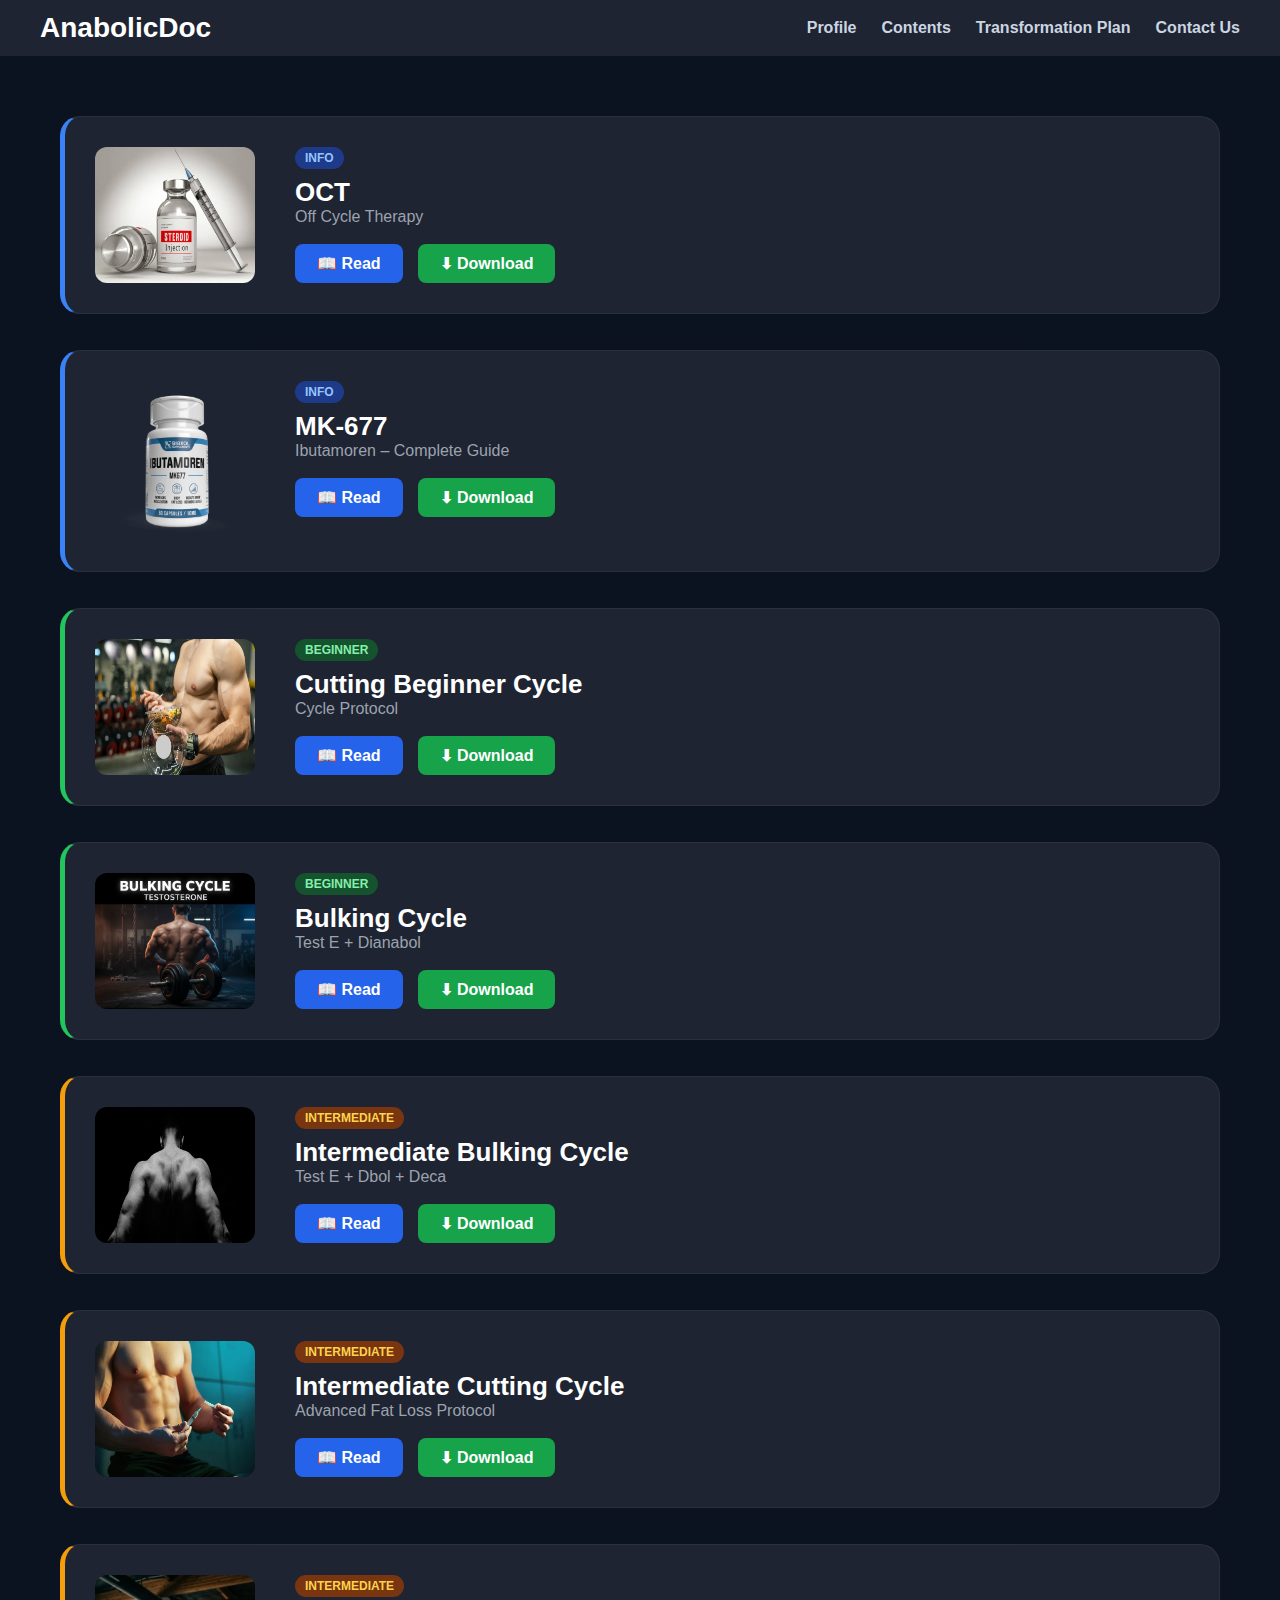
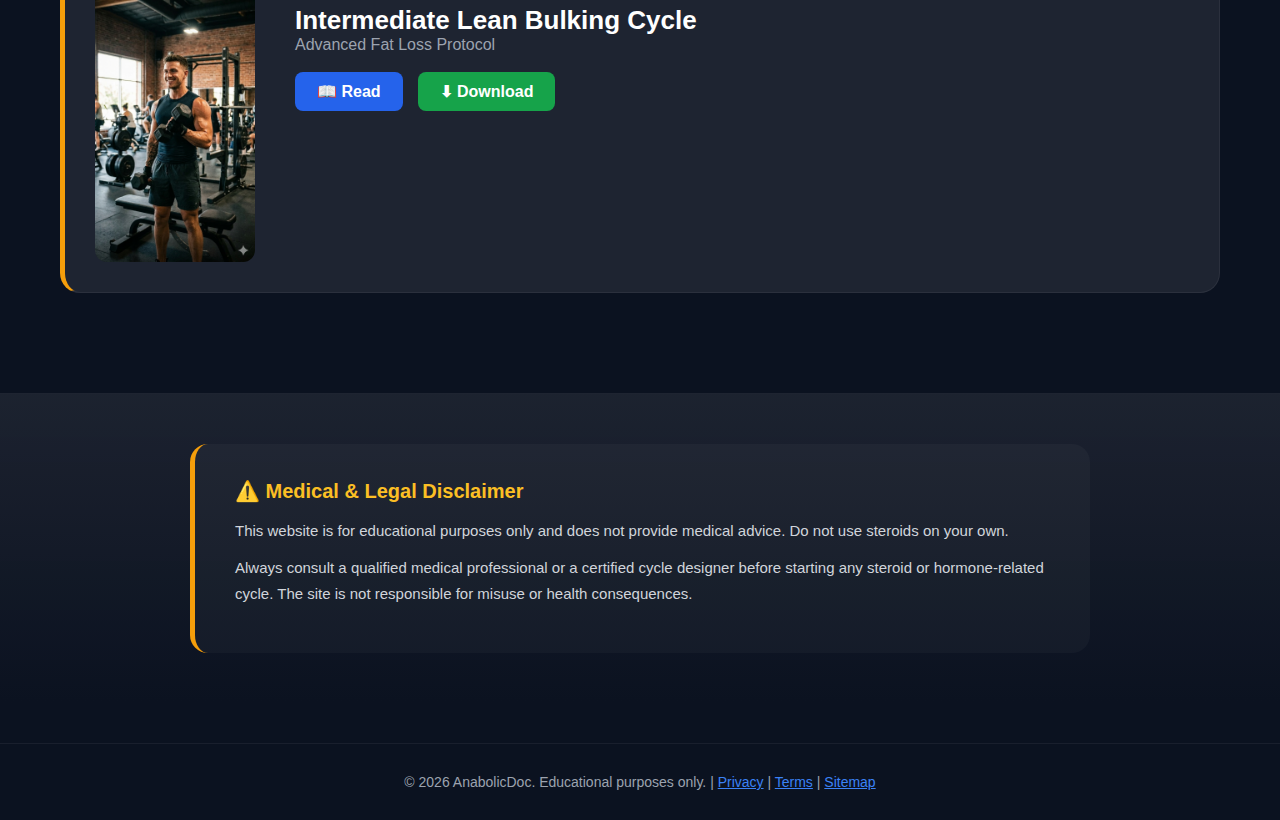
<file: index.html>
<!DOCTYPE html>
<html lang="en">
<head>
<meta charset="UTF-8">
<meta name="viewport" content="width=device-width, initial-scale=1.0">

<!-- SEO Title -->
<title>AnabolicDoc | Steroid Cycles, PCT Guides & Anabolic Education</title>

<!-- SEO Meta Tags -->
<meta name="description" content="AnabolicDoc provides educational steroid cycle guides, PCT protocols, and anabolic research. Download free PDFs on bulking, cutting, and post-cycle therapy.">
<meta name="keywords" content="steroid cycles, PCT, post cycle therapy, bulking cycle, cutting cycle, MK-677, testosterone, bodybuilding guides">
<meta name="author" content="AnabolicDoc">
<meta name="robots" content="index, follow, max-snippet:-1, max-image-preview:large, max-video-preview:-1">
<link rel="canonical" href="https://www.anabolicdoc.com/">

<!-- Open Graph (Facebook/LinkedIn) -->
<meta property="og:type" content="website">
<meta property="og:url" content="https://www.anabolicdoc.com/">
<meta property="og:title" content="AnabolicDoc - Steroid Cycle Guides & PCT Protocols">
<meta property="og:description" content="Free educational guides on anabolic steroid cycles, post-cycle therapy, and performance enhancement research.">
<meta property="og:image" content="https://www.anabolicdoc.com/images/og-image.jpg">
<meta property="og:site_name" content="AnabolicDoc">

<!-- Twitter Card -->
<meta name="twitter:card" content="summary_large_image">
<meta name="twitter:title" content="AnabolicDoc - Steroid Cycle Guides">
<meta name="twitter:description" content="Download free PDF guides on bulking cycles, cutting cycles, and post-cycle therapy protocols.">
<meta name="twitter:image" content="https://www.anabolicdoc.com/images/twitter-card.jpg">

<!-- Favicon & Icons -->
<link rel="icon" type="image/x-icon" href="images/favicon.ico">
<link rel="apple-touch-icon" sizes="180x180" href="/apple-touch-icon.png">
<link rel="icon" type="image/png" sizes="32x32" href="/favicon-32x32.png">
<link rel="icon" type="image/png" sizes="16x16" href="/favicon-16x16.png">
<link rel="manifest" href="/site.webmanifest">

<!-- Preconnect for Performance -->
<link rel="preconnect" href="https://fonts.googleapis.com" crossorigin>

<!-- Stylesheet -->
<link rel="stylesheet" href="style/main.css">

<!-- Structured Data - Organization -->
<script type="application/ld+json">
{
  "@context": "https://schema.org",
  "@type": "Organization",
  "name": "AnabolicDoc",
  "url": "https://www.anabolicdoc.com",
  "logo": "https://www.anabolicdoc.com/images/logo.png",
  "description": "Educational resource for anabolic steroid cycles and post-cycle therapy protocols"
}
</script>

<!-- Structured Data - WebSite -->
<script type="application/ld+json">
{
  "@context": "https://schema.org",
  "@type": "WebSite",
  "name": "AnabolicDoc",
  "url": "https://www.anabolicdoc.com"
}
</script>

<!-- Structured Data - MedicalWebPage -->
<script type="application/ld+json">
{
  "@context": "https://schema.org",
  "@type": "MedicalWebPage",
  "name": "Anabolic Steroid Cycle Guides",
  "description": "Educational guides on steroid cycles, PCT, and anabolic protocols",
  "lastReviewed": "2024-01-15",
  "reviewedBy": {
    "@type": "Organization",
    "name": "AnabolicDoc Medical Team"
  }
}
</script>

</head>

<body>

<!-- Skip Link for Accessibility -->
<a href="#main-content" style="position:absolute;left:-9999px;z-index:999;">Skip to main content</a>

<!-- ================= NAVBAR ================= -->
<nav class="navbar" role="navigation" aria-label="Main navigation">
    <div class="navdiv">
        <div class="logo"><a href="#">AnabolicDoc</a></div>

        <button class="hamburger-menu" id="hamburgerBtn" aria-label="Toggle navigation menu" aria-expanded="false" aria-controls="navLinks">
            <span class="bar"></span>
            <span class="bar"></span>
            <span class="bar"></span>
        </button>

        <ul class="nav-links" id="navLinks" role="menubar">
            <li role="none"><a href="#" role="menuitem">Profile</a></li>
            <li role="none"><a href="#" role="menuitem">Contents</a></li>
            <li role="none"><a href="transformation.html?v=2" role="menuitem">Transformation Plan</a></li>
            <li role="none"><a href="#" role="menuitem">Contact Us</a></li>
        </ul>
    </div>
</nav>

<!-- ================= CONTENT ================= -->
<main id="main-content" class="container" role="main">

    <!-- INFO -->
    <div class="pdf-card info">
        <img src="covers/OCT.jpg" class="pdf-cover" alt="Off Cycle Therapy OCT guide cover" loading="lazy" width="160" height="auto">
        <div class="pdf-info">
            <span class="pdf-tag tag-info">INFO</span>
            <h3>OCT</h3>
            <p>Off Cycle Therapy</p>
            <div class="btns">
                <a href="pdfs/OCT.pdf" target="_blank" class="btn read" rel="noopener noreferrer">📖 Read</a>
                <a href="pdfs/OCT.pdf" download class="btn download" rel="noopener noreferrer">⬇ Download</a>
            </div>
        </div>
    </div>

    <!-- INFO -->
    <div class="pdf-card info">
        <img src="covers/MK677.png" class="pdf-cover" alt="MK-677 Ibutamoren complete guide cover" loading="lazy" width="160" height="auto">
        <div class="pdf-info">
            <span class="pdf-tag tag-info">INFO</span>
            <h3>MK-677</h3>
            <p>Ibutamoren – Complete Guide</p>
            <div class="btns">
                <a href="pdfs/MK-667.pdf" target="_blank" class="btn read" rel="noopener noreferrer">📖 Read</a>
                <a href="pdfs/MK-667.pdf" download class="btn download" rel="noopener noreferrer">⬇ Download</a>
            </div>
        </div>
    </div>

    <!-- BEGINNER -->
    <div class="pdf-card beginner">
        <img src="covers/cuttingBegineerCycle.jpg" class="pdf-cover" alt="Beginner cutting steroid cycle protocol guide" loading="lazy" width="160" height="auto">
        <div class="pdf-info">
            <span class="pdf-tag tag-beginner">BEGINNER</span>
            <h3>Cutting Beginner Cycle</h3>
            <p>Cycle Protocol</p>
            <div class="btns">
                <a href="pdfs/CuttingBeginnerCycle.pdf" target="_blank" class="btn read" rel="noopener noreferrer">📖 Read</a>
                <a href="pdfs/CuttingBeginnerCycle.pdf" download class="btn download" rel="noopener noreferrer">⬇ Download</a>
            </div>
        </div>
    </div>

    <!-- BEGINNER -->
    <div class="pdf-card beginner">
        <img src="covers/bulkingcycleCover.png" class="pdf-cover" alt="Beginner bulking cycle Testosterone Dianabol guide" loading="lazy" width="160" height="auto">
        <div class="pdf-info">
            <span class="pdf-tag tag-beginner">BEGINNER</span>
            <h3>Bulking Cycle</h3>
            <p>Test E + Dianabol</p>
            <div class="btns">
                <a href="pdfs/BULKINGCYCLE.pdf" target="_blank" class="btn read" rel="noopener noreferrer">📖 Read</a>
                <a href="pdfs/BULKINGCYCLE.pdf" download class="btn download" rel="noopener noreferrer">⬇ Download</a>
            </div>
        </div>
    </div>

    <!-- INTERMEDIATE -->
    <div class="pdf-card intermediate">
        <img src="covers/bulkingcycle.png" class="pdf-cover" alt="Intermediate bulking cycle Testosterone Deca Durabolin guide" loading="lazy" width="160" height="auto">
        <div class="pdf-info">
            <span class="pdf-tag tag-intermediate">INTERMEDIATE</span>
            <h3>Intermediate Bulking Cycle</h3>
            <p>Test E + Dbol + Deca</p>
            <div class="btns">
                <a href="pdfs/Intermediate Bulking Cycle.pdf" target="_blank" class="btn read" rel="noopener noreferrer">📖 Read</a>
                <a href="pdfs/Intermediate Bulking Cycle.pdf" download class="btn download" rel="noopener noreferrer">⬇ Download</a>
            </div>
        </div>
    </div>

    <!-- INTERMEDIATE -->
    <div class="pdf-card intermediate">
        <img src="covers/Intermediate Cutting Cycle.jpg" class="pdf-cover" alt="Intermediate cutting cycle advanced fat loss protocol" loading="lazy" width="160" height="auto">
        <div class="pdf-info">
            <span class="pdf-tag tag-intermediate">INTERMEDIATE</span>
            <h3>Intermediate Cutting Cycle</h3>
            <p>Advanced Fat Loss Protocol</p>
            <div class="btns">
                <a href="pdfs/Intermediate Cutting Cycle.pdf" target="_blank" class="btn read" rel="noopener noreferrer">📖 Read</a>
                <a href="pdfs/Intermediate Cutting Cycle.pdf" download class="btn download" rel="noopener noreferrer">⬇ Download</a>
            </div>
        </div>
    </div>

      <!-- INTERMEDIATE -->
    <div class="pdf-card intermediate">
        <img src="covers/lean bulking cycle.png" class="pdf-cover" alt="Intermediate lean bulking cycle protocol" loading="lazy" width="160" height="auto">
        <div class="pdf-info">
            <span class="pdf-tag tag-intermediate">INTERMEDIATE</span>
            <h3>Intermediate Lean Bulking Cycle</h3>
            <p>Advanced Fat Loss Protocol</p>
            <div class="btns">
                <a href="pdfs/Intermediate lean bulking cycle.pdf" target="_blank" class="btn read" rel="noopener noreferrer">📖 Read</a>
                <a href="pdfs/Intermediate lean bulking cycle.pdf" download class="btn download" rel="noopener noreferrer">⬇ Download</a>
            </div>
        </div>
    </div>

</main>

<!-- ================= DISCLAIMER ================= -->
<div class="disclaimer-section">
    <div class="disclaimer-content">
        <h4>⚠️ Medical & Legal Disclaimer</h4>
        <p>This website is for educational purposes only and does not provide medical advice. Do not use steroids on your own.</p>
        <p>Always consult a qualified medical professional or a certified cycle designer before starting any steroid or hormone-related cycle. The site is not responsible for misuse or health consequences.</p>
    </div>
</div>

<!-- ================= FOOTER ================= -->
<footer style="padding:30px 20px;text-align:center;background:#0b1220;color:#9ca3af;font-size:14px;border-top:1px solid rgba(255,255,255,0.06);margin-top:40px;">
    <p>&copy; 2026 AnabolicDoc. Educational purposes only. | <a href="/privacy" style="color:#3b82f6;">Privacy</a> | <a href="/terms" style="color:#3b82f6;">Terms</a> | <a href="/sitemap.xml" style="color:#3b82f6;">Sitemap</a></p>
</footer>

<script>
    document.addEventListener('DOMContentLoaded', function() {
        const hamburgerBtn = document.getElementById('hamburgerBtn');
        const navLinks = document.getElementById('navLinks');

        hamburgerBtn.addEventListener('click', function() {
            const isExpanded = this.getAttribute('aria-expanded') === 'true';
            this.setAttribute('aria-expanded', !isExpanded);
            navLinks.classList.toggle('active');
        });
    });
</script>

</body>
</html>
</file>
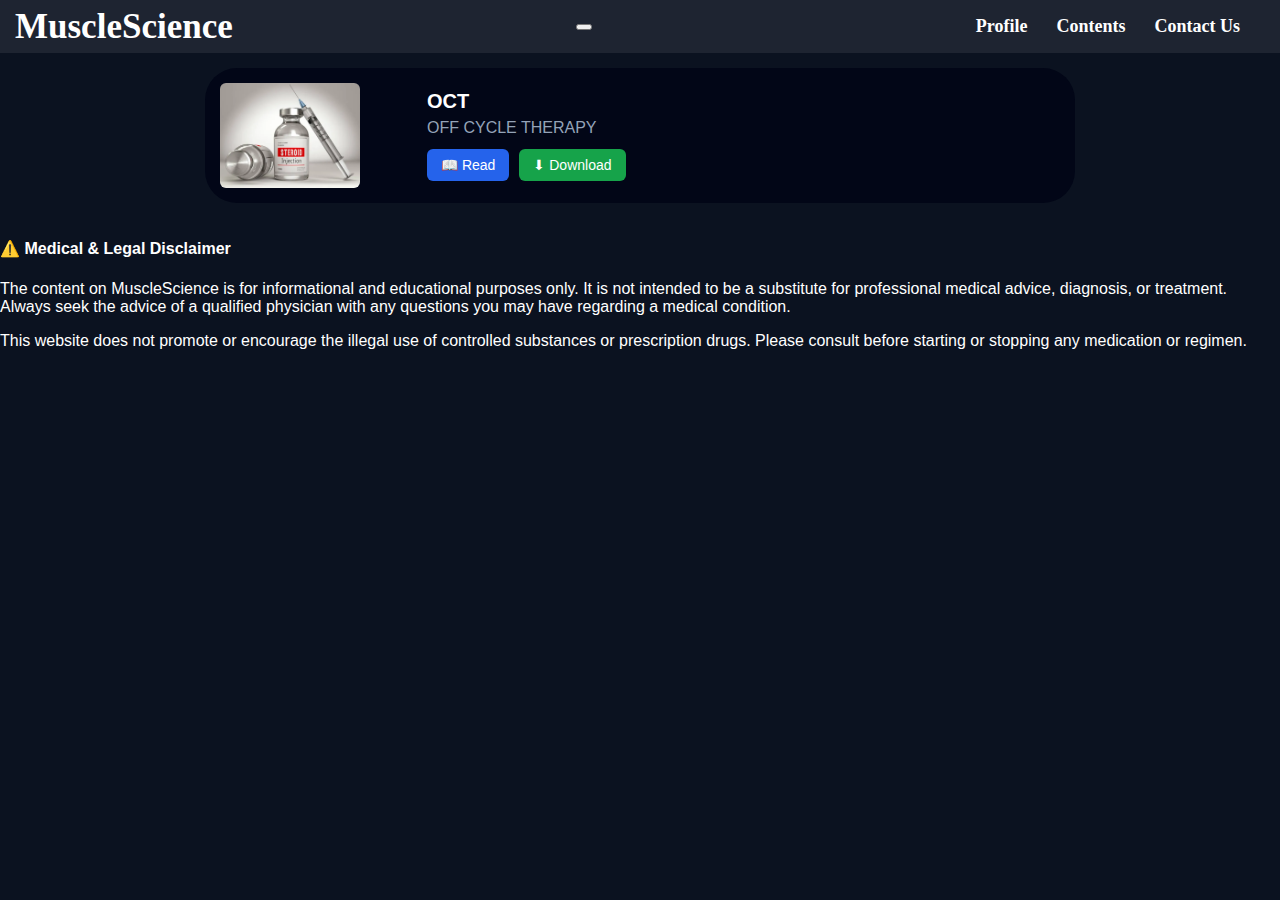
<file: content.html>
<!DOCTYPE html>
<html lang="en">
<head>
<meta charset="UTF-8">
<meta name="viewport" content="width=device-width, initial-scale=1.0">
<title>MuscleScience</title>
    <link rel="stylesheet" href="style/style.css">
    <link rel="icon" type="images/x-icon" href="images/favicon.ico">
</head>

<body>

    <nav class = "navbar">
        <div class = "navdiv">
            <div class="logo"><a href="#">MuscleScience</a></div>
            
            <button class="hamburger-menu" id="hamburgerBtn" aria-label="Toggle navigation">
                <span class="bar"></span>
                <span class="bar"></span>
                <span class="bar"></span>
            </button>
            
            <ul class="nav-links" id="navLinks"> 
                <li><a href="#">Profile</a></li>
                <li><a href="#">Contents</a></li>
                <li><a href="#">Contact Us</a></li>
            </ul>
        </div>

    </nav>

<div class="container">

    <div class="pdf-card">
        <img src="covers/OCT.jpg" class="pdf-cover">

        <div class="pdf-info">
            <h3>OCT</h3>
            <p>OFF CYCLE THERAPY</p>

            <div class="btns">
                <a href="pdfs/OCT.pdf" target="_blank" class="btn read">📖 Read</a>
                <a href="pdfs/OCT.pdf" download class="btn download">⬇ Download</a>
            </div>
        </div>
    </div>

</div>

<div class="disclaimer-section"> 
    <div class="disclaimer-content">
        <h4>⚠️ Medical & Legal Disclaimer</h4>
        <p>The content on MuscleScience is for informational and educational purposes only. It is not intended to be a substitute for professional medical advice, diagnosis, or treatment. Always seek the advice of a qualified physician with any questions you may have regarding a medical condition.</p>
        <p>This website does not promote or encourage the illegal use of controlled substances or prescription drugs. Please consult before starting or stopping any medication or regimen.</p>
    </div>
</div>

<script>
    document.addEventListener('DOMContentLoaded', function() {
        const hamburgerBtn = document.getElementById('hamburgerBtn');
        const navLinks = document.getElementById('navLinks');

        // Add a click listener to the button
        hamburgerBtn.addEventListener('click', function() {
            // This toggles the 'active' class on the navigation links
            navLinks.classList.toggle('active');
        });
    });
</script>
</body>
</html>
</file>
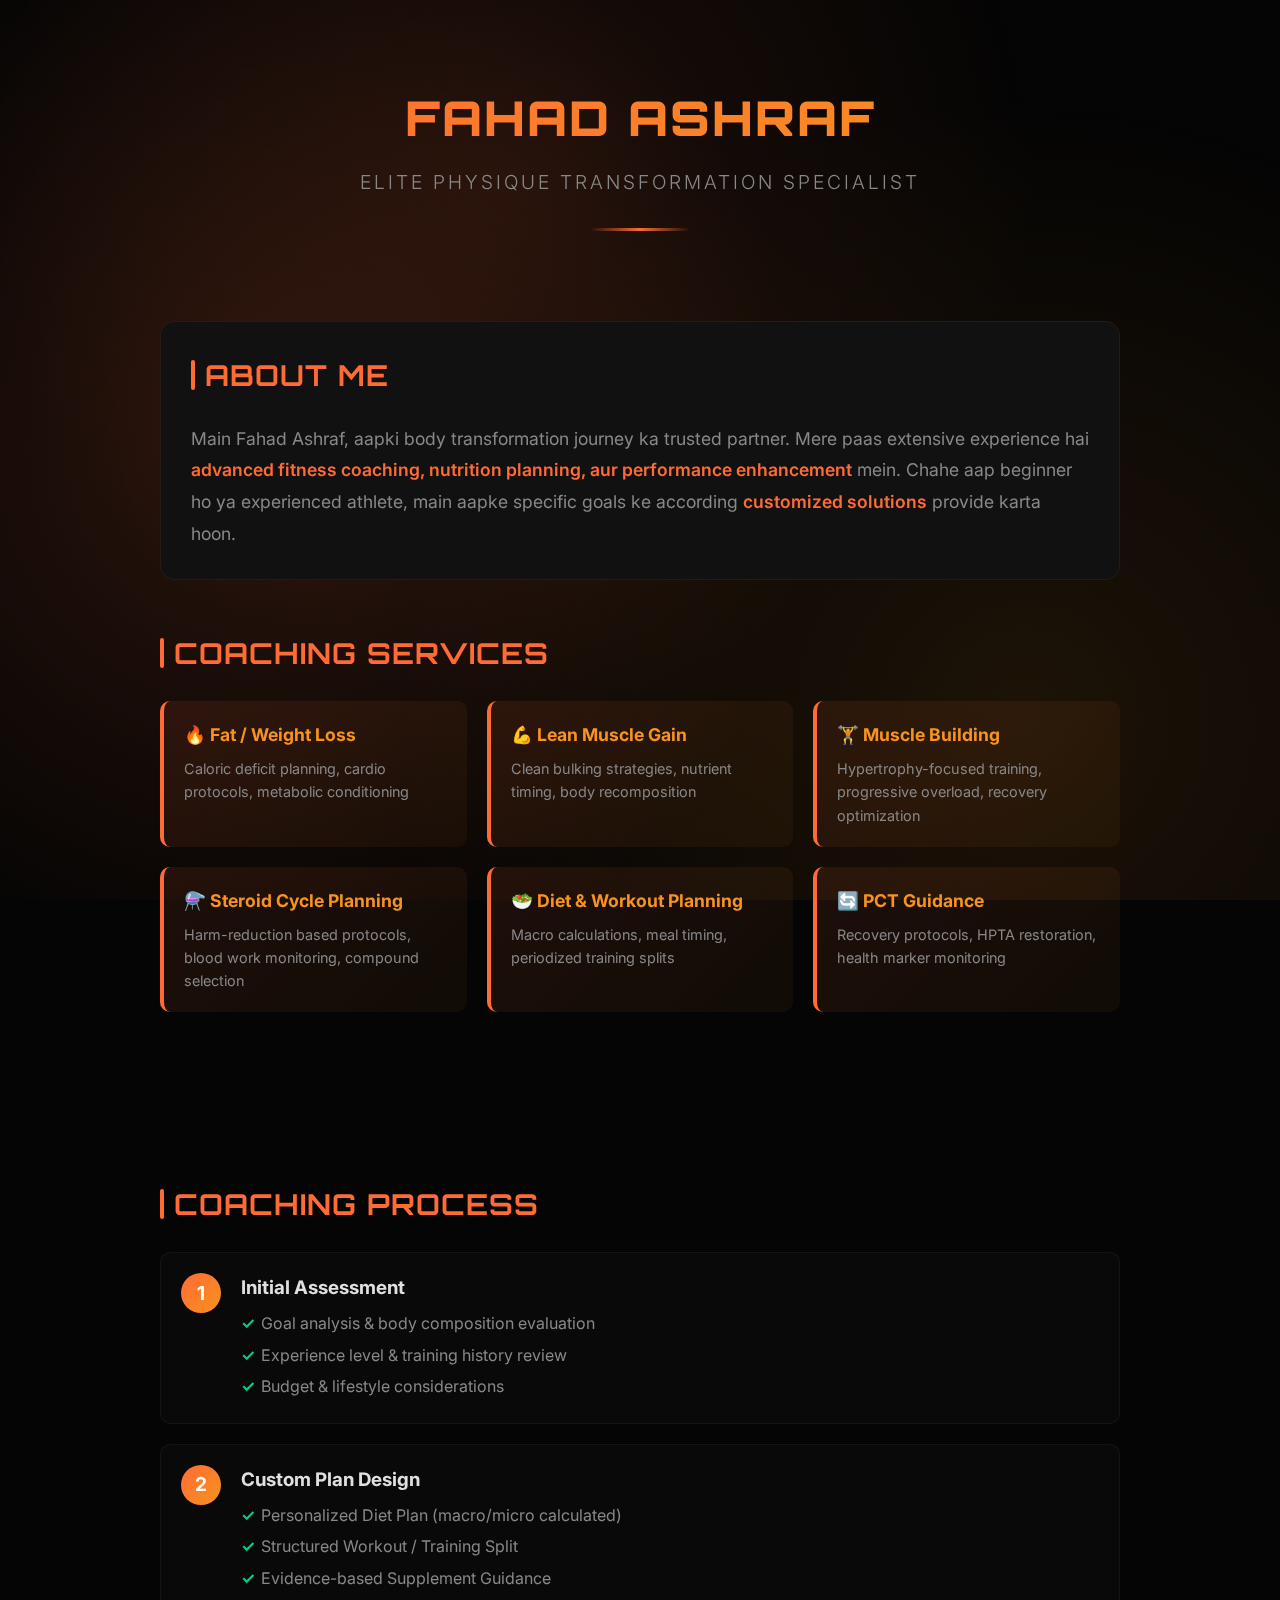
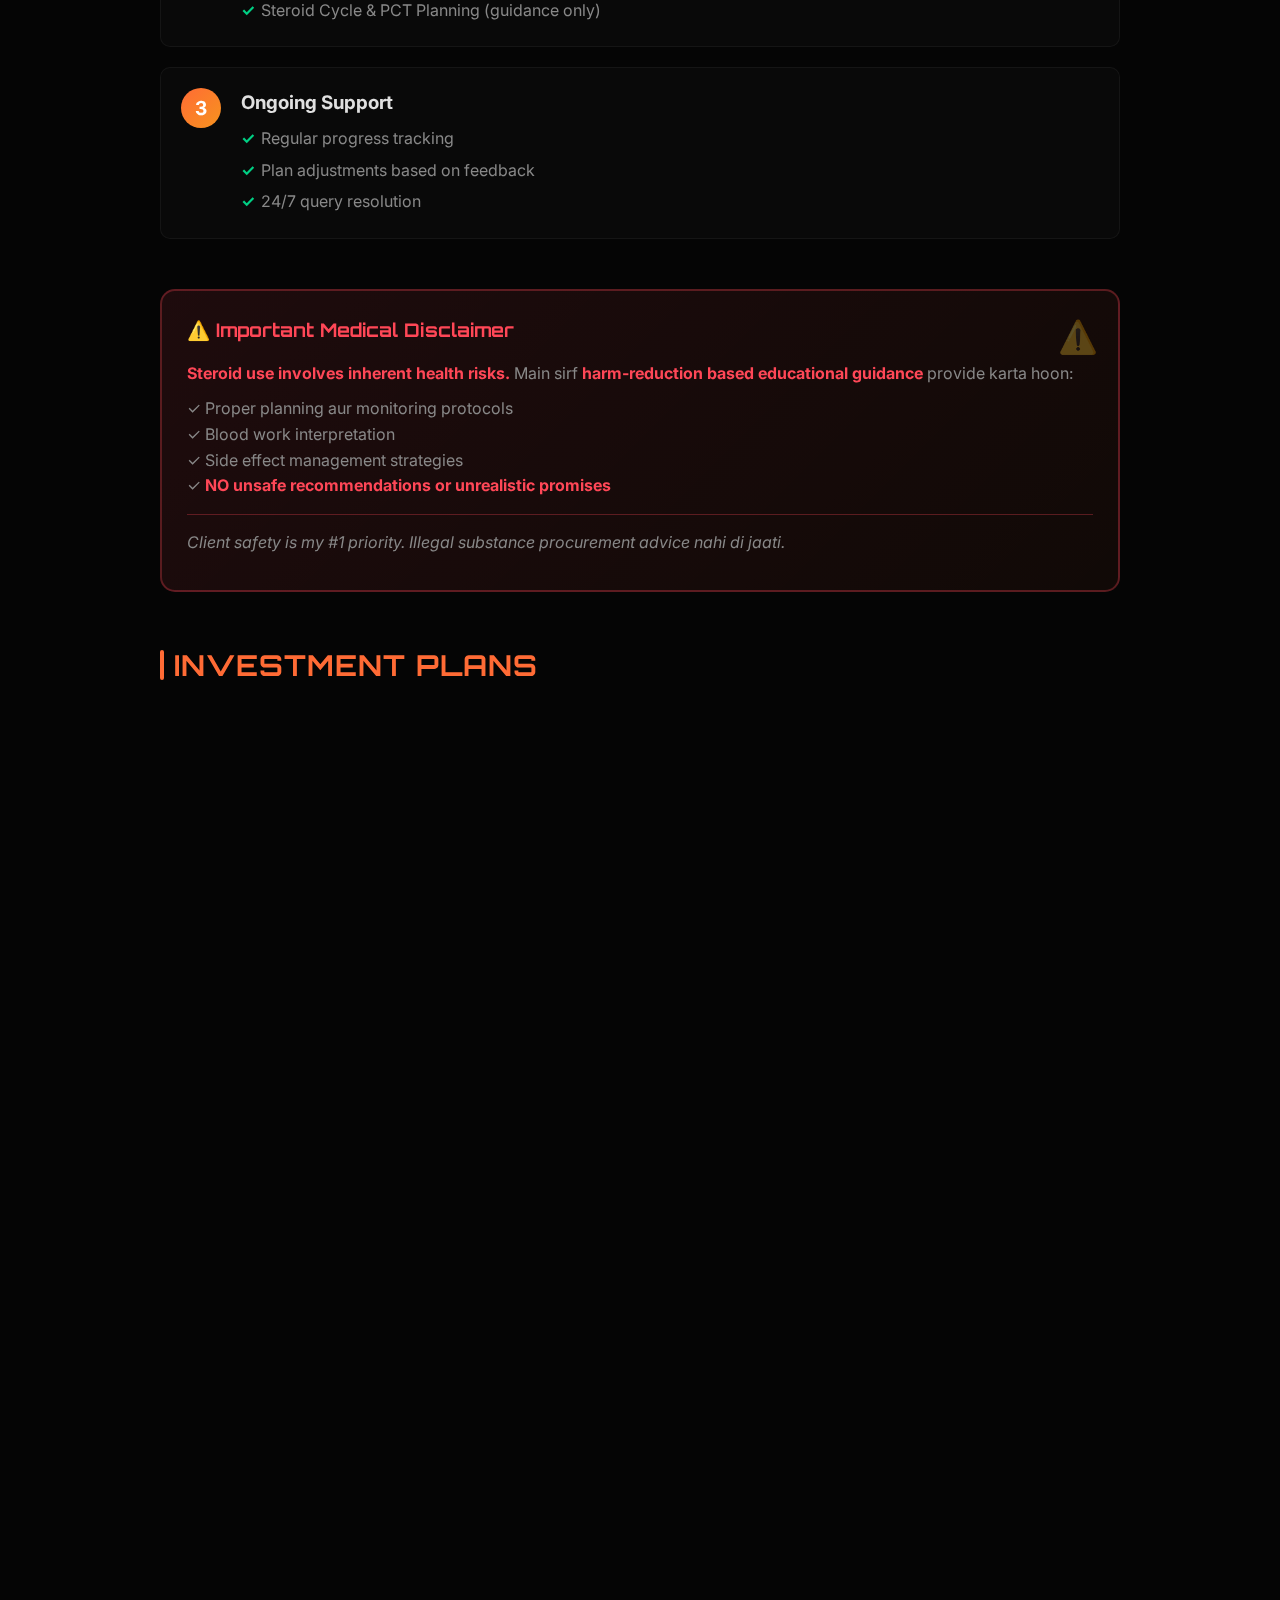
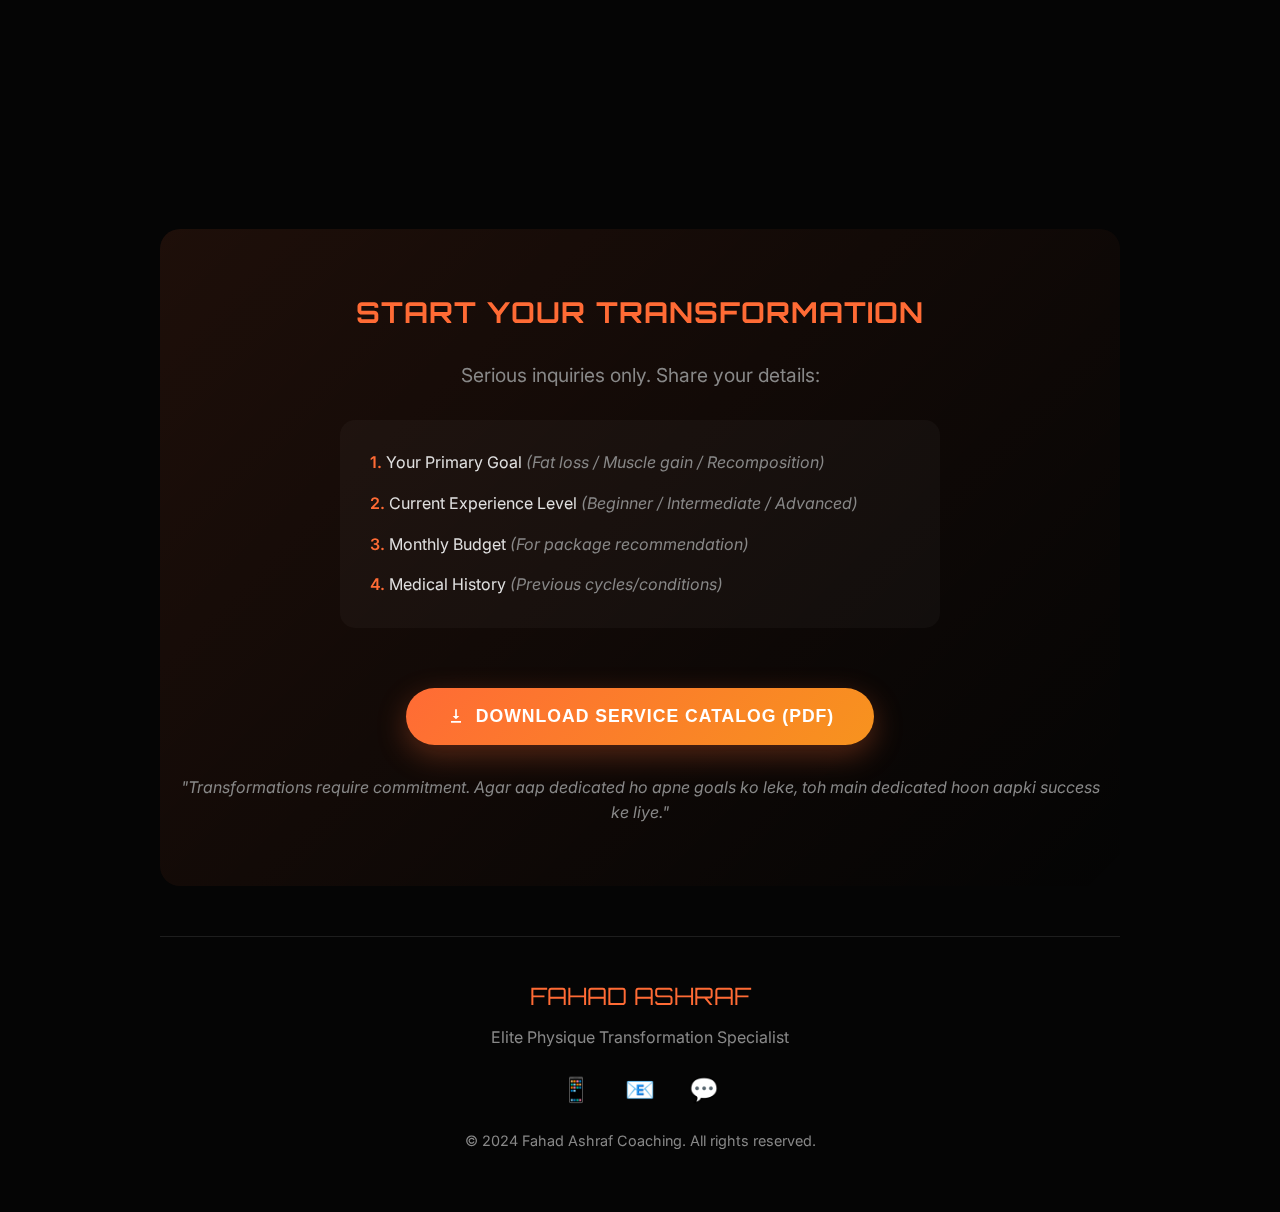
<file: transformation.html>
<!DOCTYPE html>
<html lang="en">
<head>
    <meta charset="UTF-8">
    <meta name="viewport" content="width=device-width, initial-scale=1.0">
    <title>Fahad Ashraf - Elite Physique Transformation</title>
    <style>
        @import url('https://fonts.googleapis.com/css2?family=Inter:wght@300;400;600;700;800&family=Orbitron:wght@400;700;900&display=swap');
        
        * {
            margin: 0;
            padding: 0;
            box-sizing: border-box;
        }
        
        :root {
            --primary: #ff6b35;
            --secondary: #f7931e;
            --dark: #0a0a0a;
            --darker: #050505;
            --card-bg: #111111;
            --text: #e0e0e0;
            --text-muted: #888888;
            --success: #00d084;
            --danger: #ff4757;
        }
        
        body {
            font-family: 'Inter', sans-serif;
            background: var(--darker);
            color: var(--text);
            line-height: 1.6;
            overflow-x: hidden;
        }
        
        /* Animated Background */
        .bg-animation {
            position: fixed;
            top: 0;
            left: 0;
            width: 100%;
            height: 100%;
            z-index: -1;
            background: 
                radial-gradient(circle at 20% 50%, rgba(255, 107, 53, 0.15) 0%, transparent 50%),
                radial-gradient(circle at 80% 80%, rgba(247, 147, 30, 0.1) 0%, transparent 50%),
                radial-gradient(circle at 40% 20%, rgba(255, 107, 53, 0.1) 0%, transparent 50%);
            animation: bgPulse 8s ease-in-out infinite;
        }
        
        @keyframes bgPulse {
            0%, 100% { opacity: 0.5; }
            50% { opacity: 1; }
        }
        
        /* Container */
        .container {
            max-width: 1000px;
            margin: 0 auto;
            padding: 20px;
        }
        
        /* Header */
        header {
            text-align: center;
            padding: 60px 20px;
            position: relative;
            overflow: hidden;
        }
        
        .logo-text {
            font-family: 'Orbitron', sans-serif;
            font-size: 3rem;
            font-weight: 900;
            background: linear-gradient(135deg, var(--primary) 0%, var(--secondary) 100%);
            -webkit-background-clip: text;
            -webkit-text-fill-color: transparent;
            background-clip: text;
            letter-spacing: 2px;
            margin-bottom: 10px;
            text-transform: uppercase;
        }
        
        .tagline {
            font-size: 1.2rem;
            color: var(--text-muted);
            font-weight: 300;
            letter-spacing: 3px;
            text-transform: uppercase;
        }
        
        .divider {
            width: 100px;
            height: 3px;
            background: linear-gradient(90deg, transparent, var(--primary), transparent);
            margin: 30px auto;
        }
        
        /* Section Styling */
        section {
            margin-bottom: 50px;
            animation: fadeInUp 0.8s ease-out;
        }
        
        @keyframes fadeInUp {
            from {
                opacity: 0;
                transform: translateY(30px);
            }
            to {
                opacity: 1;
                transform: translateY(0);
            }
        }
        
        h2 {
            font-family: 'Orbitron', sans-serif;
            font-size: 1.8rem;
            color: var(--primary);
            margin-bottom: 25px;
            display: flex;
            align-items: center;
            gap: 10px;
            text-transform: uppercase;
            letter-spacing: 1px;
        }
        
        h2::before {
            content: '';
            width: 4px;
            height: 30px;
            background: var(--primary);
            border-radius: 2px;
        }
        
        /* Cards */
        .card {
            background: var(--card-bg);
            border-radius: 15px;
            padding: 30px;
            margin-bottom: 20px;
            border: 1px solid rgba(255, 107, 53, 0.1);
            transition: all 0.3s ease;
            position: relative;
            overflow: hidden;
        }
        
        .card::before {
            content: '';
            position: absolute;
            top: 0;
            left: -100%;
            width: 100%;
            height: 100%;
            background: linear-gradient(90deg, transparent, rgba(255, 107, 53, 0.1), transparent);
            transition: left 0.5s;
        }
        
        .card:hover::before {
            left: 100%;
        }
        
        .card:hover {
            transform: translateY(-5px);
            border-color: rgba(255, 107, 53, 0.3);
            box-shadow: 0 10px 30px rgba(255, 107, 53, 0.1);
        }
        
        /* Services Grid */
        .services-grid {
            display: grid;
            grid-template-columns: repeat(auto-fit, minmax(300px, 1fr));
            gap: 20px;
        }
        
        .service-item {
            background: linear-gradient(135deg, rgba(255, 107, 53, 0.1) 0%, rgba(247, 147, 30, 0.05) 100%);
            padding: 20px;
            border-radius: 10px;
            border-left: 4px solid var(--primary);
            transition: all 0.3s ease;
        }
        
        .service-item:hover {
            background: linear-gradient(135deg, rgba(255, 107, 53, 0.2) 0%, rgba(247, 147, 30, 0.1) 100%);
            transform: translateX(10px);
        }
        
        .service-item h3 {
            color: var(--secondary);
            margin-bottom: 8px;
            font-size: 1.1rem;
        }
        
        .service-item p {
            color: var(--text-muted);
            font-size: 0.9rem;
        }
        
        /* Process Steps */
        .process-steps {
            display: flex;
            flex-direction: column;
            gap: 20px;
        }
        
        .step {
            display: flex;
            align-items: start;
            gap: 20px;
            padding: 20px;
            background: rgba(255, 255, 255, 0.02);
            border-radius: 10px;
            border: 1px solid rgba(255, 255, 255, 0.05);
        }
        
        .step-number {
            background: linear-gradient(135deg, var(--primary) 0%, var(--secondary) 100%);
            color: white;
            width: 40px;
            height: 40px;
            border-radius: 50%;
            display: flex;
            align-items: center;
            justify-content: center;
            font-weight: 700;
            font-size: 1.2rem;
            flex-shrink: 0;
        }
        
        .step-content h3 {
            color: var(--text);
            margin-bottom: 5px;
        }
        
        .step-content ul {
            list-style: none;
            padding-left: 0;
        }
        
        .step-content li {
            color: var(--text-muted);
            padding: 3px 0;
            padding-left: 20px;
            position: relative;
        }
        
        .step-content li::before {
            content: '✓';
            position: absolute;
            left: 0;
            color: var(--success);
            font-weight: bold;
        }
        
        /* Warning Box */
        .warning-box {
            background: linear-gradient(135deg, rgba(255, 71, 87, 0.1) 0%, rgba(255, 107, 53, 0.05) 100%);
            border: 2px solid rgba(255, 71, 87, 0.3);
            border-radius: 15px;
            padding: 25px;
            position: relative;
            overflow: hidden;
        }
        
        .warning-box::before {
            content: '⚠️';
            position: absolute;
            top: 20px;
            right: 20px;
            font-size: 2rem;
            opacity: 0.3;
        }
        
        .warning-box h3 {
            color: var(--danger);
            margin-bottom: 15px;
            font-family: 'Orbitron', sans-serif;
        }
        
        .warning-box p {
            color: var(--text-muted);
            margin-bottom: 10px;
        }
        
        .warning-box strong {
            color: var(--danger);
        }
        
        /* Pricing Cards */
        .pricing-grid {
            display: grid;
            grid-template-columns: repeat(auto-fit, minmax(280px, 1fr));
            gap: 25px;
            margin-top: 30px;
        }
        
        .pricing-card {
            background: var(--card-bg);
            border-radius: 20px;
            padding: 30px;
            text-align: center;
            border: 1px solid rgba(255, 255, 255, 0.1);
            transition: all 0.3s ease;
            position: relative;
        }
        
        .pricing-card:hover {
            transform: translateY(-10px);
            border-color: rgba(255, 107, 53, 0.3);
        }
        
        .pricing-card.featured {
            background: linear-gradient(135deg, rgba(255, 107, 53, 0.2) 0%, rgba(247, 147, 30, 0.1) 100%);
            border: 2px solid var(--primary);
            transform: scale(1.05);
        }
        
        .pricing-card.featured:hover {
            transform: scale(1.05) translateY(-10px);
        }
        
        .pricing-card.featured::after {
            content: 'POPULAR';
            position: absolute;
            top: -12px;
            right: 20px;
            background: var(--primary);
            color: white;
            padding: 5px 15px;
            border-radius: 20px;
            font-size: 0.8rem;
            font-weight: 700;
            letter-spacing: 1px;
        }
        
        .plan-name {
            font-family: 'Orbitron', sans-serif;
            font-size: 1.3rem;
            color: var(--text);
            margin-bottom: 10px;
        }
        
        .plan-duration {
            color: var(--text-muted);
            font-size: 0.9rem;
            margin-bottom: 20px;
        }
        
        .price {
            font-size: 3rem;
            font-weight: 800;
            background: linear-gradient(135deg, var(--primary) 0%, var(--secondary) 100%);
            -webkit-background-clip: text;
            -webkit-text-fill-color: transparent;
            background-clip: text;
            margin-bottom: 20px;
        }
        
        .price span {
            font-size: 1rem;
            color: var(--text-muted);
            -webkit-text-fill-color: var(--text-muted);
        }
        
        .features-list {
            list-style: none;
            text-align: left;
            margin: 20px 0;
        }
        
        .features-list li {
            padding: 8px 0;
            color: var(--text-muted);
            border-bottom: 1px solid rgba(255, 255, 255, 0.05);
        }
        
        .features-list li::before {
            content: '→';
            color: var(--primary);
            margin-right: 10px;
        }
        
        /* VIP Special Styling */
        .vip-card {
            background: linear-gradient(135deg, #1a1a1a 0%, #0a0a0a 100%);
            border: 2px solid transparent;
            background-clip: padding-box;
            position: relative;
        }
        
        .vip-card::before {
            content: '';
            position: absolute;
            top: -2px;
            left: -2px;
            right: -2px;
            bottom: -2px;
            background: linear-gradient(135deg, var(--primary), var(--secondary), var(--primary));
            border-radius: 20px;
            z-index: -1;
            animation: borderRotate 3s linear infinite;
        }
        
        @keyframes borderRotate {
            0% { filter: hue-rotate(0deg); }
            100% { filter: hue-rotate(360deg); }
        }
        
        .vip-badge {
            display: inline-block;
            background: linear-gradient(135deg, var(--primary) 0%, var(--secondary) 100%);
            color: white;
            padding: 5px 20px;
            border-radius: 20px;
            font-size: 0.9rem;
            font-weight: 700;
            margin-bottom: 15px;
            text-transform: uppercase;
            letter-spacing: 2px;
        }
        
        /* CTA Section */
        .cta-section {
            text-align: center;
            padding: 60px 20px;
            background: linear-gradient(135deg, rgba(255, 107, 53, 0.1) 0%, transparent 100%);
            border-radius: 20px;
            margin-top: 50px;
        }
        
        .cta-section h2 {
            justify-content: center;
        }
        
        .cta-section h2::before {
            display: none;
        }
        
        .contact-info {
            font-size: 1.2rem;
            color: var(--text-muted);
            margin: 20px 0;
        }
        
        .highlight {
            color: var(--primary);
            font-weight: 600;
        }
        
        /* Download Button */
        .download-btn {
            display: inline-flex;
            align-items: center;
            gap: 10px;
            background: linear-gradient(135deg, var(--primary) 0%, var(--secondary) 100%);
            color: white;
            padding: 18px 40px;
            border-radius: 50px;
            text-decoration: none;
            font-weight: 700;
            font-size: 1.1rem;
            border: none;
            cursor: pointer;
            transition: all 0.3s ease;
            box-shadow: 0 10px 30px rgba(255, 107, 53, 0.3);
            margin-top: 30px;
            text-transform: uppercase;
            letter-spacing: 1px;
            position: relative;
            overflow: hidden;
        }
        
        .download-btn::before {
            content: '';
            position: absolute;
            top: 0;
            left: -100%;
            width: 100%;
            height: 100%;
            background: linear-gradient(90deg, transparent, rgba(255, 255, 255, 0.3), transparent);
            transition: left 0.5s;
        }
        
        .download-btn:hover::before {
            left: 100%;
        }
        
        .download-btn:hover {
            transform: translateY(-3px);
            box-shadow: 0 15px 40px rgba(255, 107, 53, 0.4);
        }
        
        .download-btn svg {
            width: 20px;
            height: 20px;
            fill: currentColor;
        }
        
        /* Footer */
        footer {
            text-align: center;
            padding: 40px 20px;
            color: var(--text-muted);
            border-top: 1px solid rgba(255, 255, 255, 0.1);
            margin-top: 50px;
        }
        
        .social-links {
            margin: 20px 0;
        }
        
        .social-links a {
            color: var(--text-muted);
            text-decoration: none;
            margin: 0 15px;
            font-size: 1.5rem;
            transition: color 0.3s;
        }
        
        .social-links a:hover {
            color: var(--primary);
        }
        
        /* Responsive */
        @media (max-width: 768px) {
            .logo-text {
                font-size: 2rem;
            }
            
            .pricing-card.featured {
                transform: scale(1);
            }
            
            .pricing-card.featured:hover {
                transform: scale(1) translateY(-10px);
            }
            
            h2 {
                font-size: 1.4rem;
            }
        }
        
        /* Print Styles */
        @media print {
            .download-btn, .bg-animation {
                display: none;
            }
            
            body {
                background: white;
                color: black;
            }
            
            .card {
                border: 1px solid #ddd;
                break-inside: avoid;
            }
        }
    </style>
</head>
<body>
    <div class="bg-animation"></div>
    
    <div class="container">
        <header>
            <h1 class="logo-text">Fahad Ashraf</h1>
            <p class="tagline">Elite Physique Transformation Specialist</p>
            <div class="divider"></div>
        </header>

        <section id="about">
            <div class="card">
                <h2>About Me</h2>
                <p style="font-size: 1.1rem; line-height: 1.8; color: var(--text-muted);">
                    Main Fahad Ashraf, aapki body transformation journey ka trusted partner. Mere paas extensive experience hai 
                    <span class="highlight">advanced fitness coaching, nutrition planning, aur performance enhancement</span> mein. 
                    Chahe aap beginner ho ya experienced athlete, main aapke specific goals ke according 
                    <span class="highlight">customized solutions</span> provide karta hoon.
                </p>
            </div>
        </section>

        <section id="services">
            <h2>Coaching Services</h2>
            <div class="services-grid">
                <div class="service-item">
                    <h3>🔥 Fat / Weight Loss</h3>
                    <p>Caloric deficit planning, cardio protocols, metabolic conditioning</p>
                </div>
                <div class="service-item">
                    <h3>💪 Lean Muscle Gain</h3>
                    <p>Clean bulking strategies, nutrient timing, body recomposition</p>
                </div>
                <div class="service-item">
                    <h3>🏋️ Muscle Building</h3>
                    <p>Hypertrophy-focused training, progressive overload, recovery optimization</p>
                </div>
                <div class="service-item">
                    <h3>⚗️ Steroid Cycle Planning</h3>
                    <p>Harm-reduction based protocols, blood work monitoring, compound selection</p>
                </div>
                <div class="service-item">
                    <h3>🥗 Diet & Workout Planning</h3>
                    <p>Macro calculations, meal timing, periodized training splits</p>
                </div>
                <div class="service-item">
                    <h3>🔄 PCT Guidance</h3>
                    <p>Recovery protocols, HPTA restoration, health marker monitoring</p>
                </div>
                <div class="service-item" style="grid-column: 1 / -1;">
                    <h3>🧬 Peptide-Based Protocols</h3>
                    <p>Growth hormone secretagogues, healing peptides, performance optimization</p>
                </div>
            </div>
        </section>

        <section id="process">
            <h2>Coaching Process</h2>
            <div class="process-steps">
                <div class="step">
                    <div class="step-number">1</div>
                    <div class="step-content">
                        <h3>Initial Assessment</h3>
                        <ul>
                            <li>Goal analysis & body composition evaluation</li>
                            <li>Experience level & training history review</li>
                            <li>Budget & lifestyle considerations</li>
                        </ul>
                    </div>
                </div>
                <div class="step">
                    <div class="step-number">2</div>
                    <div class="step-content">
                        <h3>Custom Plan Design</h3>
                        <ul>
                            <li>Personalized Diet Plan (macro/micro calculated)</li>
                            <li>Structured Workout / Training Split</li>
                            <li>Evidence-based Supplement Guidance</li>
                            <li>Steroid Cycle & PCT Planning (guidance only)</li>
                        </ul>
                    </div>
                </div>
                <div class="step">
                    <div class="step-number">3</div>
                    <div class="step-content">
                        <h3>Ongoing Support</h3>
                        <ul>
                            <li>Regular progress tracking</li>
                            <li>Plan adjustments based on feedback</li>
                            <li>24/7 query resolution</li>
                        </ul>
                    </div>
                </div>
            </div>
        </section>

        <section id="disclaimer">
            <div class="warning-box">
                <h3>⚠️ Important Medical Disclaimer</h3>
                <p><strong>Steroid use involves inherent health risks.</strong> Main sirf <strong>harm-reduction based educational guidance</strong> provide karta hoon:</p>
                <p>✓ Proper planning aur monitoring protocols<br>
                   ✓ Blood work interpretation<br>
                   ✓ Side effect management strategies<br>
                   ✓ <strong>NO unsafe recommendations or unrealistic promises</strong></p>
                <p style="margin-top: 15px; font-style: italic; border-top: 1px solid rgba(255,71,87,0.3); padding-top: 15px;">
                    Client safety is my #1 priority. Illegal substance procurement advice nahi di jaati.
                </p>
            </div>
        </section>

        <section id="pricing">
            <h2>Investment Plans</h2>
            
            <div class="pricing-grid">
                <div class="pricing-card">
                    <div class="plan-name">Starter Plan</div>
                    <div class="plan-duration">One-time Payment</div>
                    <div class="price">₹500</div>
                    <ul class="features-list">
                        <li>Single personalized blueprint</li>
                        <li>Diet & workout structure</li>
                        <li>Supplement recommendations</li>
                        <li>Self-guided execution</li>
                    </ul>
                    <p style="color: var(--text-muted); font-size: 0.9rem; margin-top: 15px;">
                        Best for: Self-motivated individuals
                    </p>
                </div>

                <div class="pricing-card">
                    <div class="plan-name">Monthly Guidance</div>
                    <div class="plan-duration">1 Month</div>
                    <div class="price">₹1,000</div>
                    <ul class="features-list">
                        <li>Weekly check-ins</li>
                        <li>Plan adjustments</li>
                        <li>Progress tracking</li>
                        <li>Email/WhatsApp support</li>
                    </ul>
                    <p style="color: var(--text-muted); font-size: 0.9rem; margin-top: 15px;">
                        Best for: Short-term goals
                    </p>
                </div>

                <div class="pricing-card">
                    <div class="plan-name">Quarterly Transformation</div>
                    <div class="plan-duration">3 Months</div>
                    <div class="price">₹2,500</div>
                    <ul class="features-list">
                        <li>Complete 12-week overhaul</li>
                        <li>Bi-weekly consultations</li>
                        <li>Advanced periodization</li>
                        <li>Priority support</li>
                    </ul>
                    <p style="color: var(--text-muted); font-size: 0.9rem; margin-top: 15px;">
                        Best for: Serious beginners
                    </p>
                </div>
            </div>

            <div class="pricing-card vip-card" style="margin-top: 40px; max-width: 600px; margin-left: auto; margin-right: auto;">
                <div class="vip-badge">🔥 VIP Elite Coaching</div>
                <div class="plan-duration">Monthly Subscription</div>
                <div class="price">₹2,000<span>/month</span></div>
                <ul class="features-list" style="text-align: center;">
                    <li>✓ Weekly Diet Updates — Real-time macro adjustments</li>
                    <li>✓ Training & Progress Review — Form checks & plateau breaking</li>
                    <li>✓ Weekend Voice/Video Calls — 30 mins 1-on-1 consultation</li>
                    <li>✓ Regular Check-ins — Daily accountability via WhatsApp</li>
                    <li>✓ Priority Support — Instant responses, emergency guidance</li>
                </ul>
                <p style="color: var(--secondary); font-weight: 600; margin-top: 20px;">
                    Ideal for: Competitive athletes & rapid transformations
                </p>
            </div>
        </section>

        <section id="contact" class="cta-section">
            <h2>Start Your Transformation</h2>
            <p class="contact-info">
                Serious inquiries only. Share your details:
            </p>
            <div style="text-align: left; max-width: 600px; margin: 30px auto; background: rgba(255,255,255,0.03); padding: 30px; border-radius: 15px;">
                <p style="margin-bottom: 15px; color: var(--text);"><span class="highlight">1.</span> Your Primary Goal <em style="color: var(--text-muted);">(Fat loss / Muscle gain / Recomposition)</em></p>
                <p style="margin-bottom: 15px; color: var(--text);"><span class="highlight">2.</span> Current Experience Level <em style="color: var(--text-muted);">(Beginner / Intermediate / Advanced)</em></p>
                <p style="margin-bottom: 15px; color: var(--text);"><span class="highlight">3.</span> Monthly Budget <em style="color: var(--text-muted);">(For package recommendation)</em></p>
                <p style="color: var(--text);"><span class="highlight">4.</span> Medical History <em style="color: var(--text-muted);">(Previous cycles/conditions)</em></p>
            </div>
            
            <button class="download-btn" onclick="downloadPDF()">
                <svg viewBox="0 0 24 24" xmlns="http://www.w3.org/2000/svg">
                    <path d="M12 16l-4-4h3V4h2v8h3l-4 4zm-6 2v2h12v-2H6z"/>
                </svg>
                Download Service Catalog (PDF)
            </button>
            
            <p style="margin-top: 30px; color: var(--text-muted); font-style: italic;">
                "Transformations require commitment. Agar aap dedicated ho apne goals ko leke, 
                toh main dedicated hoon aapki success ke liye."
            </p>
        </section>

        <footer>
            <p style="font-family: 'Orbitron', sans-serif; font-size: 1.5rem; color: var(--primary); margin-bottom: 10px;">
                FAHAD ASHRAF
            </p>
            <p>Elite Physique Transformation Specialist</p>
            <div class="social-links">
                <a href="#">📱</a>
                <a href="#">📧</a>
                <a href="#">💬</a>
            </div>
            <p style="font-size: 0.9rem; margin-top: 20px;">
                © 2024 Fahad Ashraf Coaching. All rights reserved.
            </p>
        </footer>
    </div>

    <script>
        function downloadPDF() {
            // Create a new window with print-friendly content
            const printWindow = window.open('', '_blank');
            
            const content = `
                <!DOCTYPE html>
                <html>
                <head>
                    <title>Fahad Ashraf - Coaching Services</title>
                    <style>
                        body { font-family: Arial, sans-serif; line-height: 1.6; color: #333; max-width: 800px; margin: 0 auto; padding: 40px; }
                        h1 { color: #ff6b35; text-align: center; border-bottom: 3px solid #ff6b35; padding-bottom: 20px; }
                        h2 { color: #ff6b35; margin-top: 30px; border-left: 4px solid #ff6b35; padding-left: 15px; }
                        .header { text-align: center; margin-bottom: 40px; }
                        .tagline { color: #666; font-size: 1.2rem; }
                        table { width: 100%; border-collapse: collapse; margin: 20px 0; }
                        th, td { border: 1px solid #ddd; padding: 12px; text-align: left; }
                        th { background: #ff6b35; color: white; }
                        .price { font-size: 1.5rem; color: #ff6b35; font-weight: bold; }
                        .vip { background: #fff3e0; border: 2px solid #ff6b35; padding: 20px; margin: 20px 0; border-radius: 10px; }
                        .warning { background: #ffebee; border: 2px solid #f44336; padding: 20px; margin: 20px 0; border-radius: 10px; }
                        ul { padding-left: 20px; }
                        li { margin: 8px 0; }
                        .footer { text-align: center; margin-top: 50px; padding-top: 20px; border-top: 2px solid #eee; color: #666; }
                        @media print { body { print-color-adjust: exact; -webkit-print-color-adjust: exact; } }
                    </style>
                </head>
                <body>
                    <div class="header">
                        <h1>FAHAD ASHRAF</h1>
                        <p class="tagline">Elite Physique Transformation Specialist</p>
                    </div>

                    <h2>About</h2>
                    <p>Professional fitness coach specializing in body transformation, muscle building, fat loss, and advanced performance enhancement protocols including harm-reduction based PED guidance.</p>

                    <h2>Services Offered</h2>
                    <ul>
                        <li><strong>Fat / Weight Loss</strong> — Caloric deficit planning, cardio protocols</li>
                        <li><strong>Lean Muscle Gain</strong> — Clean bulking, nutrient timing</li>
                        <li><strong>Muscle Building</strong> — Hypertrophy training, progressive overload</li>
                        <li><strong>Steroid Cycle Planning</strong> — Harm-reduction protocols, monitoring</li>
                        <li><strong>Diet & Workout Planning</strong> — Macro calculations, periodized splits</li>
                        <li><strong>PCT Guidance</strong> — Recovery protocols, HPTA restoration</li>
                        <li><strong>Peptide Protocols</strong> — GH secretagogues, healing peptides</li>
                    </ul>

                    <h2>Pricing Packages</h2>
                    <table>
                        <tr>
                            <th>Plan</th>
                            <th>Duration</th>
                            <th>Investment</th>
                            <th>Includes</th>
                        </tr>
                        <tr>
                            <td>Starter</td>
                            <td>One-time</td>
                            <td class="price">₹500</td>
                            <td>Personalized blueprint, diet & workout structure</td>
                        </tr>
                        <tr>
                            <td>Monthly</td>
                            <td>1 Month</td>
                            <td class="price">₹1,000</td>
                            <td>Weekly check-ins, plan adjustments, support</td>
                        </tr>
                        <tr>
                            <td>Quarterly</td>
                            <td>3 Months</td>
                            <td class="price">₹2,500</td>
                            <td>12-week overhaul, bi-weekly consultations</td>
                        </tr>
                    </table>

                    <div class="vip">
                        <h2 style="margin-top: 0; border: none; padding: 0;">🔥 VIP ELITE COACHING — ₹2,000/month</h2>
                        <ul>
                            <li>Weekly Diet Updates & Real-time adjustments</li>
                            <li>Training & Progress Review (Form checks)</li>
                            <li>Weekend Voice/Video Calls (30 mins)</li>
                            <li>Daily Accountability & Priority Support</li>
                        </ul>
                        <p><strong>Best for:</strong> Competitive athletes & rapid transformations</p>
                    </div>

                    <div class="warning">
                        <h3 style="color: #d32f2f; margin-top: 0;">⚠️ Medical Disclaimer</h3>
                        <p>Steroid use involves health risks. I provide only harm-reduction based educational guidance including proper planning, blood work interpretation, and side effect management. No unsafe recommendations or illegal procurement advice. Client safety is priority #1.</p>
                    </div>

                    <h2>How to Start</h2>
                    <p>Share your goal, experience level, budget, and medical history for a customized plan design.</p>
                    <p><strong>Contact:</strong> [Your WhatsApp/Email Here]</p>
                    <p style="color: #666; font-style: italic;">Serious clients only. Transformations require commitment.</p>

                    <div class="footer">
                        <p><strong>Fahad Ashraf</strong><br>
                        Elite Physique Transformation Specialist</p>
                        <p>© 2024 All Rights Reserved</p>
                    </div>

                    <script>
                        window.onload = function() {
                            setTimeout(function() {
                                window.print();
                            }, 500);
                        };
                    <\/script>
                </body>
                </html>
            `;
            
            printWindow.document.write(content);
            printWindow.document.close();
        }
        
        // Add smooth scrolling animation on load
        document.addEventListener('DOMContentLoaded', function() {
            const cards = document.querySelectorAll('.card, .pricing-card, .service-item');
            const observer = new IntersectionObserver((entries) => {
                entries.forEach(entry => {
                    if (entry.isIntersecting) {
                        entry.target.style.opacity = '1';
                        entry.target.style.transform = 'translateY(0)';
                    }
                });
            });
            
            cards.forEach(card => {
                card.style.opacity = '0';
                card.style.transform = 'translateY(20px)';
                card.style.transition = 'all 0.6s ease-out';
                observer.observe(card);
            });
        });
    </script>
</body>
</html>
</file>
<file: style/style.css>
* {
    box-sizing: border-box;
    text-decoration: none;
}

body {
    margin: 0;
    background: #0b1220;
    color: white;
    font-family: Arial, sans-serif;
}

.navbar{
    background-color: #1e2431;
    font-family: calibri;
    padding-right: 15px;
    padding-left: 15px;
}
.navdiv{
    display: flex;
    align-items: center;
    justify-content: space-between;
}
.logo a{
    font-size: 35px;
    font-weight: 600;
    color: white;
}
li{
    list-style: none;
    display: inline-block;
}
li a{
    color: white;
    font-size: 18px;
    font-weight: bold;
    margin-right: 25px;
}

.container {
    max-width: 900px;
    margin: auto;
    padding: 15px;
}

.pdf-card {
    display: flex;
    gap: 67px;
    background: #020617;
    padding: 15px;
    border-radius: 32px;
    align-items: center;
}

.pdf-cover {
    width: 140px;
    flex-shrink: 0;
    border-radius: 6px;
}

.pdf-info h3 {
    margin: 0;
    font-size: 20px;
}

.pdf-info p {
    color: #94a3b8;
    margin: 6px 0 12px;
}

.btns {
    display: flex;
    gap: 10px;
    flex-wrap: wrap;
}

.btn {
    padding: 8px 14px;
    border-radius: 6px;
    text-decoration: none;
    font-size: 14px;
    white-space: nowrap;
}

.read {
    background: #2563eb;
    color: white;
}

.download {
    background: #16a34a;
    color: white;
}

/* 📱 MOBILE RESPONSIVE */
@media (max-width: 466px) {
    .pdf-card {
        flex-direction: column;
        align-items: flex-start;
    }

    .pdf-cover {
        width: 100%;
        max-width: 200px;
        margin: auto;
    }

    .pdf-info h3 {
        text-align: center;
        width: 100%;
    }

    .pdf-info p {
        text-align: center;
    }

    .btns {
        justify-content: center;
        width: 100%;
    }
    li a{
        font-size: 5px;

}
</file>
<file: style/main.css>
/* ================= RESET ================= */
* {
    margin: 0;
    padding: 0;
    box-sizing: border-box;
}

body {
    background: #0b1220;
    color: white;
    font-family: 'Segoe UI', Arial, sans-serif;
    overflow-x: hidden;
}

/* ================= NAVBAR ================= */
.navbar {
    background: #1e2431;
    padding: 12px 20px;
    position: sticky;
    top: 0;
    z-index: 1000;
}

.navdiv {
    max-width: 1200px;
    margin: auto;
    display: flex;
    justify-content: space-between;
    align-items: center;
}

.logo a {
    color: white;
    font-size: 28px;
    font-weight: 700;
    text-decoration: none;
}

.nav-links {
    list-style: none;
    display: flex;
}

.nav-links li a {
    margin-left: 25px;
    color: #cbd5e1;
    font-weight: 600;
    text-decoration: none;
}

.nav-links li a:hover {
    color: white;
}

/* ================= CONTAINER ================= */
.container {
    max-width: 1200px;
    margin: 40px auto;
    padding: 20px;
    display: flex;
    flex-direction: column;
    gap: 36px;
}

/* ================= PDF CARD (BASE) ================= */
.pdf-card {
    display: flex;
    gap: 40px;
    background: #1e2431;
    padding: 30px;
    border-radius: 20px;
    border: 1px solid rgba(255,255,255,0.06);
    transition: transform .25s, box-shadow .25s;
}

.pdf-card:hover {
    transform: translateY(-4px);
    box-shadow: 0 14px 35px rgba(0,0,0,.45);
}

.pdf-cover {
    width: 160px;
    border-radius: 12px;
}

.pdf-info h3 {
    font-size: 26px;
}

.pdf-info p {
    color: #9ca3af;
}

/* ================= CARD TYPES ================= */
.pdf-card.info { border-left: 5px solid #3b82f6; }
.pdf-card.beginner { border-left: 5px solid #22c55e; }
.pdf-card.intermediate { border-left: 5px solid #f59e0b; }

/* ================= TAGS ================= */
.pdf-tag {
    display: inline-block;
    padding: 4px 10px;
    font-size: 12px;
    font-weight: 700;
    border-radius: 999px;
    margin-bottom: 8px;
}

.tag-info { background:#1e3a8a; color:#93c5fd; }
.tag-beginner { background:#14532d; color:#86efac; }
.tag-intermediate { background:#78350f; color:#fcd34d; }

/* ================= BUTTONS ================= */
.btns {
    display: flex;
    gap: 15px;
    margin-top: 18px;
}

.btn {
    padding: 10px 22px;
    border-radius: 8px;
    font-weight: 600;
    color: white;
    text-decoration: none;
}

.read { background:#2563eb; }
.download { background:#16a34a; }

/* ================= HAMBURGER ================= */
.hamburger-menu {
    display: none;
    background: none;
    border: none;
    cursor: pointer;
}

.bar {
    width: 25px;
    height: 3px;
    background: white;
    margin: 4px 0;
}

/* ================= DISCLAIMER ================= */
.disclaimer-section {
    padding: 50px 20px;
    background: linear-gradient(180deg,#1e2431,#0b1220);
}

.disclaimer-content {
    max-width: 900px;
    margin: auto;
    padding: 30px;
    background: rgba(255,255,255,.04);
    border-left: 5px solid #f59e0b;
    border-radius: 16px;
}

/* =========================
   Mobile Menu
========================= */
.hamburger-menu {
    display: none;
    flex-direction: column;
    gap: 5px;
    background: none;
    border: none;
    cursor: pointer;
}

.bar {
    width: 25px;
    height: 3px;
    background: white;
}

/* =========================
   Disclaimer (Desktop)
========================= */
.disclaimer-section {
    margin-top: 80px;
    padding: 50px 20px;
    background: linear-gradient(
        180deg,
        rgba(30,36,49,0.9),
        rgba(11,18,32,1)
    );
    border-top: 1px solid rgba(255,255,255,0.08);
}

.disclaimer-content {
    max-width: 900px;
    margin: auto;
    padding: 35px 40px;
    background: rgba(255,255,255,0.03);
    border-radius: 18px;
    border-left: 5px solid #f59e0b;
}

.disclaimer-content h4 {
    font-size: 20px;
    margin-bottom: 15px;
    color: #fbbf24;
}

.disclaimer-content p {
    font-size: 15px;
    color: #d1d5db;
    margin-bottom: 12px;
    line-height: 1.7;
}

/* =========================
   Responsive (Mobile)
========================= */
@media (max-width: 768px) {

    .hamburger-menu {
        display: flex;
    }

    .nav-links {
        display: none;
        position: absolute;
        top: 60px;
        left: 0;
        width: 100%;
        background: #1e2431;
        flex-direction: column;
        padding: 20px;
        text-align: center;
    }

    .nav-links.active {
        display: flex;
    }

    .nav-links li {
        margin: 15px 0;
    }

    .nav-links li a {
        margin: 0;
    }

    .pdf-card {
        flex-direction: column;
        text-align: center;
        align-items: center;
        gap: 22px;
    }
    .pdf-cover{
        margin: 0 auto;
        display: block;
    }

    .btns {
        justify-content: center;
        flex-wrap: wrap;
    }

    .disclaimer-section {
        padding: 32px 14px;
        margin-top: 40px;
    }

    .disclaimer-content {
        max-width: 100%;
        padding: 22px 18px;
        border-left: none;
        border-top: 4px solid #f59e0b;
        border-radius: 14px;
        background: rgba(255,255,255,0.035);
    }

    .disclaimer-content h4 {
        font-size: 18px;
        text-align: center;
        margin-bottom: 14px;
    }

    .disclaimer-content p {
        font-size: 14.5px;
        line-height: 1.75;
        color: #e5e7eb;
        max-width: 38ch;
        margin: 0 auto 14px auto;
        text-align: left;
        hyphens: auto;
    }
}

/* Extra-small phones */
@media (max-width: 360px) {
    .disclaimer-content p {
        font-size: 14px;
        max-width: 34ch;
    }
}
</file>
